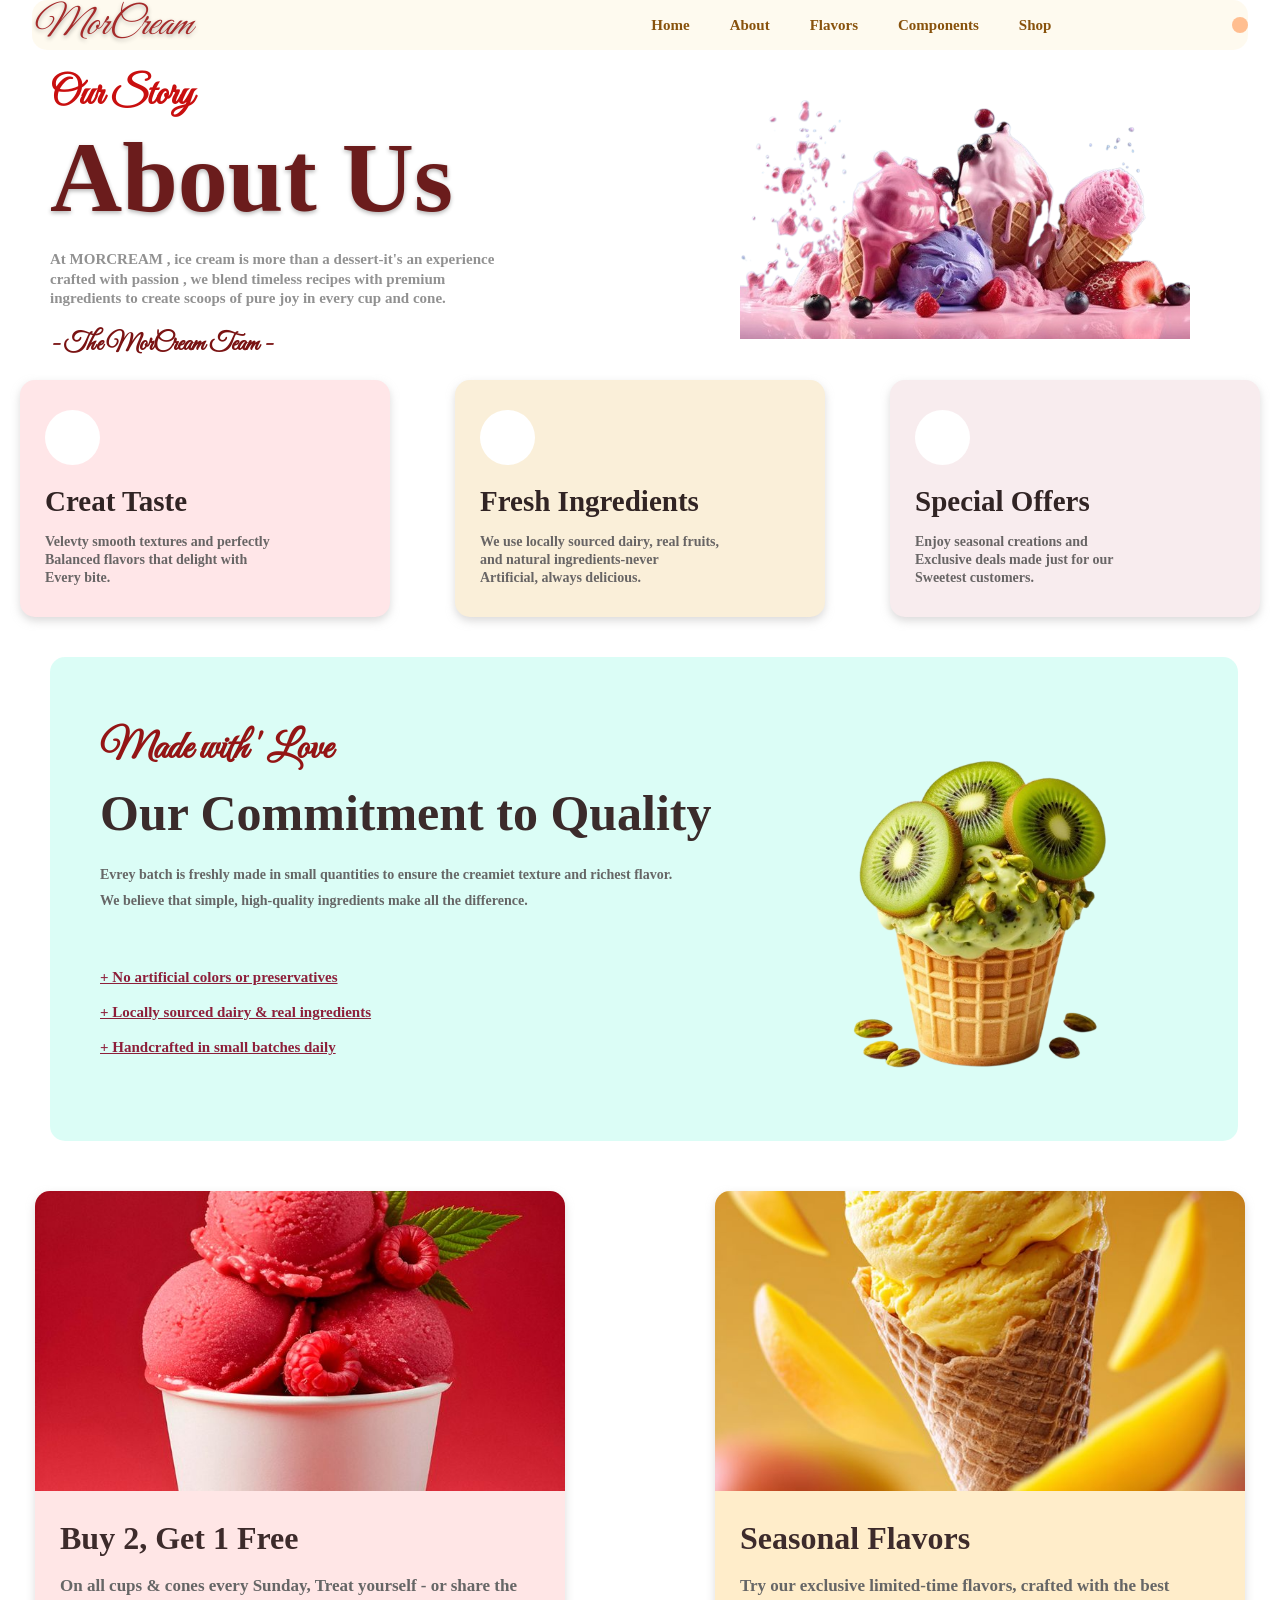
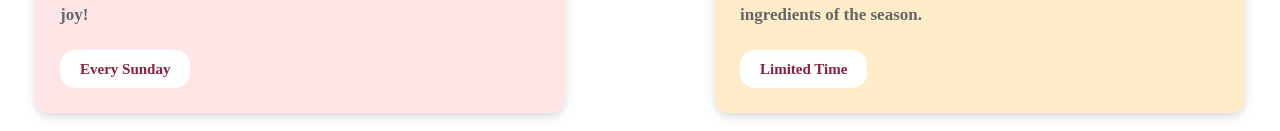
<file: index.html>
<!DOCTYPE html>
<html lang="en">
<head>
    <meta charset="UTF-8">
    <meta http-equiv="X-UA-Compatible" content="İE-edge">
    <meta name="viewport" content="width=device-width, initial-scale=1.0">
    <title>Ice-Cream-Shop</title>
    <!-- for css -->
    <link rel="stylesheet" href="main.css">
    <!-- for icons -->
    <link rel="stylesheet" href="https://unicons.iconscout.com/release/v4.2.0/css/line.css">
    <!-- for fonts -->
    <link rel="preconnect" href="https://fonts.googleapis.com">
<link rel="preconnect" href="https://fonts.gstatic.com" crossorigin>
<link href="https://fonts.googleapis.com/css2?family=Great+Vibes&display=swap" rel="stylesheet">
</head>


<body>

    <!-- for Home Page -->
    
    <header class="Home">
        <h1>MorCream</h1> 
        <ul>
            <li><a href="#">Home</a></li>
            <li><a href="#">About</a></li>
            <li><a href="#">Flavors</a></li>
            <li><a href="#">Components</a></li>
            <li><a href="#">Shop</a></li>
        </ul>
        <div class="icons">
            <i class="uil uil-bag"></i>
        </div>
    </header>


    <!-- for About Page -->


    <section class="About">
        <div class="cls1">
            <h4>Our Story</h4>
            <h2>About Us</h2>
            <p>
                At MORCREAM , ice cream is more than a dessert-it's an experience crafted with passion , we blend timeless recipes with premium ingredients to create scoops of pure joy in every cup and cone.
            </p>
            <h5>- The MorCream Team -</h5>
        </div>
        <div class="img">
            <img src="Maria/icr-cre.png" alt="img"/>
        </div>
    </section>


    <!-- for Flavors Page -->


    <section class="Flavors">
        <div class="card">
            <div class="icon">
            <i class="uil uil-heart"></i>
            </div>
            <h2>Creat Taste</h2>
            <p>Velevty smooth textures and perfectly <br>Balanced flavors that delight with <br>Every bite.</p>
            </div>

            <div class="card">
            <div class="icon">
            <i class="uil uil-arrow-circle-down"></i>
            </div>
            <h2>Fresh Ingredients</h2>
            <p>We use locally sourced dairy, real fruits, <br>and natural ingredients-never <br>Artificial, always delicious.</p>
            </div>

            <div class="card">
            <div class="icon">
            <i class="uil uil-bookmark"></i>
            </div>
            <h2>Special Offers</h2>
            <p>Enjoy seasonal creations and <br>Exclusive deals made just for our <br>Sweetest customers.</p>
            </div>

    </section>



    <!-- for Components Page -->


    <section class="Components">
        <div class="cls3">
            <div class="text">
            <h3>Made with ' Love</h3>
            <h2>Our Commitment to Quality</h2>
            <p>Evrey batch is freshly made in small quantities to ensure the creamiet texture and richest flavor. <br>We believe that simple, high-quality ingredients make all the difference.</p>
            <br>
            <ul>
            <li>+ No artificial colors or preservatives </li>
            <li>+ Locally sourced dairy & real ingredients </li>
            <li>+ Handcrafted in small batches daily </li>
            </ul>
            </div>
            <div class="image">
            <img src="Maria/ice-c.png" alt="img"/>
            </div>
        </div>
    </section>


    <!-- for Shop Page -->



    
    <section class="Shop">
        <div class="box">
            <img src="Maria/ice-cream-ad.jpg" alt="image"/>
            <div class="content">
            <h4>Buy 2, Get 1 Free</h4>
            <p>On all cups & cones every Sunday, Treat yourself - or share the joy!</p>
            <button><a href="#">Every Sunday</a></button>
            </div>
        </div>
        
        <div class="box">
                <img src="Maria/ice-cream-ad0.jpg" alt="img"/>
                <div class="content">
                <h4>Seasonal Flavors</h4>
                <p>Try our exclusive limited-time flavors, crafted with the best ingredients of the season.</p>
                <button><a href="#">Limited Time</a></button>
            </div>
        </div>
    </section>
    <br>



</body>
</html>
</file>
<file: main.css>
* {
    margin: 0;
    padding: 0;
    border: none;
    outline: none;
    scroll-behavior: smooth;
}

body {
    background-color: white;
}

/* for Home Page */

header h1 {
    font-size: 40px;
    font-family: 'Great Vibes', cursive;
    font-weight: 500;
    font-style: italic;
    color: brown;
    text-shadow: 0  2px  4px rgba(0, 0, 0, 0.3);
}
header {
    display: flex;
    justify-content: space-between;
    align-items: center;
    background-color: rgba(253, 241, 208, 0.336);
    border-radius: 15px;
    width: 95%;
    margin: auto;
}

ul {
    display: flex;
    list-style: none;
    gap: 40px;
    margin-left: 23%;
}

ul a {
    text-decoration: none;
    font-size: 15px;
    color: rgb(136, 82, 12);
    font-weight: 600;
    font-family: cursive;
}

ul a:hover {
    background-color: rgba(255, 162, 101, 0.692);
    border-radius: 15px;
    padding: 5px 10px;
}

header .icons {
    background-color: rgba(255, 162, 101, 0.692);
    border-radius: 50px;
    padding: 8px 8px;
}

/* for About Page */

.About {
    display: flex;
    justify-content: space-between;
    align-items: center;
    margin: 20px 50px;
}

.About .cls1 h4 {
    font-size: 40px;
    font-family: 'Great Vibes', cursive ;
    color: rgb(201, 15, 15);
}

.About .cls1 h2 {
    font-size: 100px;
    color: rgb(107, 28, 28);
    text-shadow:  0  2px  4px rgba(0, 0, 0, 0.3);
    font-weight: 550;
}

.About .cls1 p {
    font-size: 15px;
    color: rgba(0, 0, 0, 0.432);
    max-width: 450px;
    font-family: cursive;
    font-weight: 600;
}

.About .cls1 h5 {
    font-size: 25px;
    font-family: 'Great Vibes', cursive ;
    color: rgb(122, 19, 19);
    font-weight: 600;
    margin-top: 20px;
}

.About .img img {
    margin-right: 40px;
    width: 450px;
}


/* for Flavors Page */


.Flavors {
    display: flex;
    justify-content: center;
    gap: 65px;
    flex-wrap: wrap;
}

.card {
    width: 320px;
    background: #ffe6e8;
    border-radius: 15px;
    padding: 30px 25px;
    box-shadow: 0 4px 8px rgba(185, 183, 183, 0.5);
    transition: 0.3s;
}

.card:nth-child(2) {
    background: #faefd9;
}

.card:nth-child(3) {
    background: #f8ecee;
}

.icon {
    width: 55px;
    height: 55px;
    border-radius: 50%;
    background: #ffffff;
    display: flex;
    align-items: center;
    justify-content: center;
    font-size: 24px;
    margin-bottom: 20px;
}

h2 {
    font-size: 29px;
    color: #312424;
    margin-bottom: 15px;
    font-family: cursive;
}

p {
    color: #686565;
    font-family: cursive;
    font-weight: 600;
    line-height: 1.3;
    font-size: 14px;
}


/* for Components Page */


.cls3 {
    display: flex;
    align-items: center;
    justify-content: space-between;
    gap: 40px;
    width: 85%;
    background-color: #d7fdf5e0;
    border-radius: 15px;
    padding: 50px;
    margin-top: 40px;
    margin-left: 50px;
}

.image {
    flex: 1;
    margin-left: 55px;
    margin-top: 30px;
}

.image img {
    width: 350px;
}

.text h3 {
    color: #941515;
    font-size: 40px;
    font-family: 'Great Vibes', cursive ;
}

.text h2 {
    font-size: 50px;
    margin: 10px 0 20px;
    color: #3b2b2b;
    font-family: Georgia, serif;
}

.text p {
    color: #666;
    line-height: 1.8;
    margin-bottom: 20px;
}

.text ul {
    display: inline;
    list-style: none;
    padding: 0;
}

.text li {
    margin: 18px 0 ;
    text-decoration: underline;
    color: #8d1f3a;
    font-size: 15px;
    font-family: cursive;
    font-weight: 600;
}


/* for Shop Page */


.Shop {
    display: flex;
    justify-content: center;
    gap: 150px;
    flex-wrap: wrap;
    margin-top: 50px;
}

.box {
    width: 530px;
    background: #ffe6e6;
    border-radius: 15px;
    overflow: hidden;
    box-shadow: 0 4px 8px rgba(185, 183, 183, 0.5);
}

.box:nth-child(2) {
    background: #ffedca;
}

.box img {
    width: 100%;
    height: 300px;
    object-fit: cover;
}

.content {
    padding: 25px;
}

.content h4 {
    font-size: 32px;
    color: #3d2b2b;
    margin-bottom: 15px;
    font-family: cursive;
}

.content p {
    font-size: 17px;
    color: #666;
    line-height: 1.7;
    margin-bottom: 20px;
}

.content button {
    background: #ffffff;
    color: #8d5a63;
    border: none;
    padding: 10px 20px;
    border-radius: 15px;
    cursor: pointer;
    font-size: 15px;
    transition: 0.3s;
}

.content button a {
    font-family: cursive;
    text-decoration: none;
    font-weight: 600;
    color: #8d1f3a;
}

.content button:hover {
    background: #ff6f91;
}


/* ================= Responsive For Mobile ================= */

@media (max-width: 768px) {

    header{
        flex-direction: column;
        padding: 20px;
        width: 90%;
    }

    header h1{
        font-size: 45px;
        margin-bottom: 15px;
    }

    ul{
        flex-direction: column;
        gap: 15px;
        margin-left: 0;
        text-align: center;
    }

    .About{
        flex-direction: column;
        text-align: center;
        margin: 40px 20px;
    }

    .About .cls1 h2{
        font-size: 55px;
    }

    .About .cls1 h4{
        font-size: 30px;
    }

    .About .img img{
        width: 260px;
        margin-top: 25px;
    }

    .Flavors{
        flex-direction: column;
        align-items: center;
        gap: 25px;
    }

    .card{
        width: 85%;
    }

    .cls3{
        flex-direction: column;
        width: 85%;
        margin: 50px auto;
        text-align: center;
    }

    .image{
        margin: 0;
    }

    .image img{
        width: 260px;
        max-width: 100%;
    }

    .text h2{
        font-size: 35px;
    }

    .Shop{
        flex-direction: column;
        align-items: center;
        gap: 30px;
    }

    .box{
        width: 90%;
    }

    .content h4{
        font-size: 25px;
    }

}
</file>
